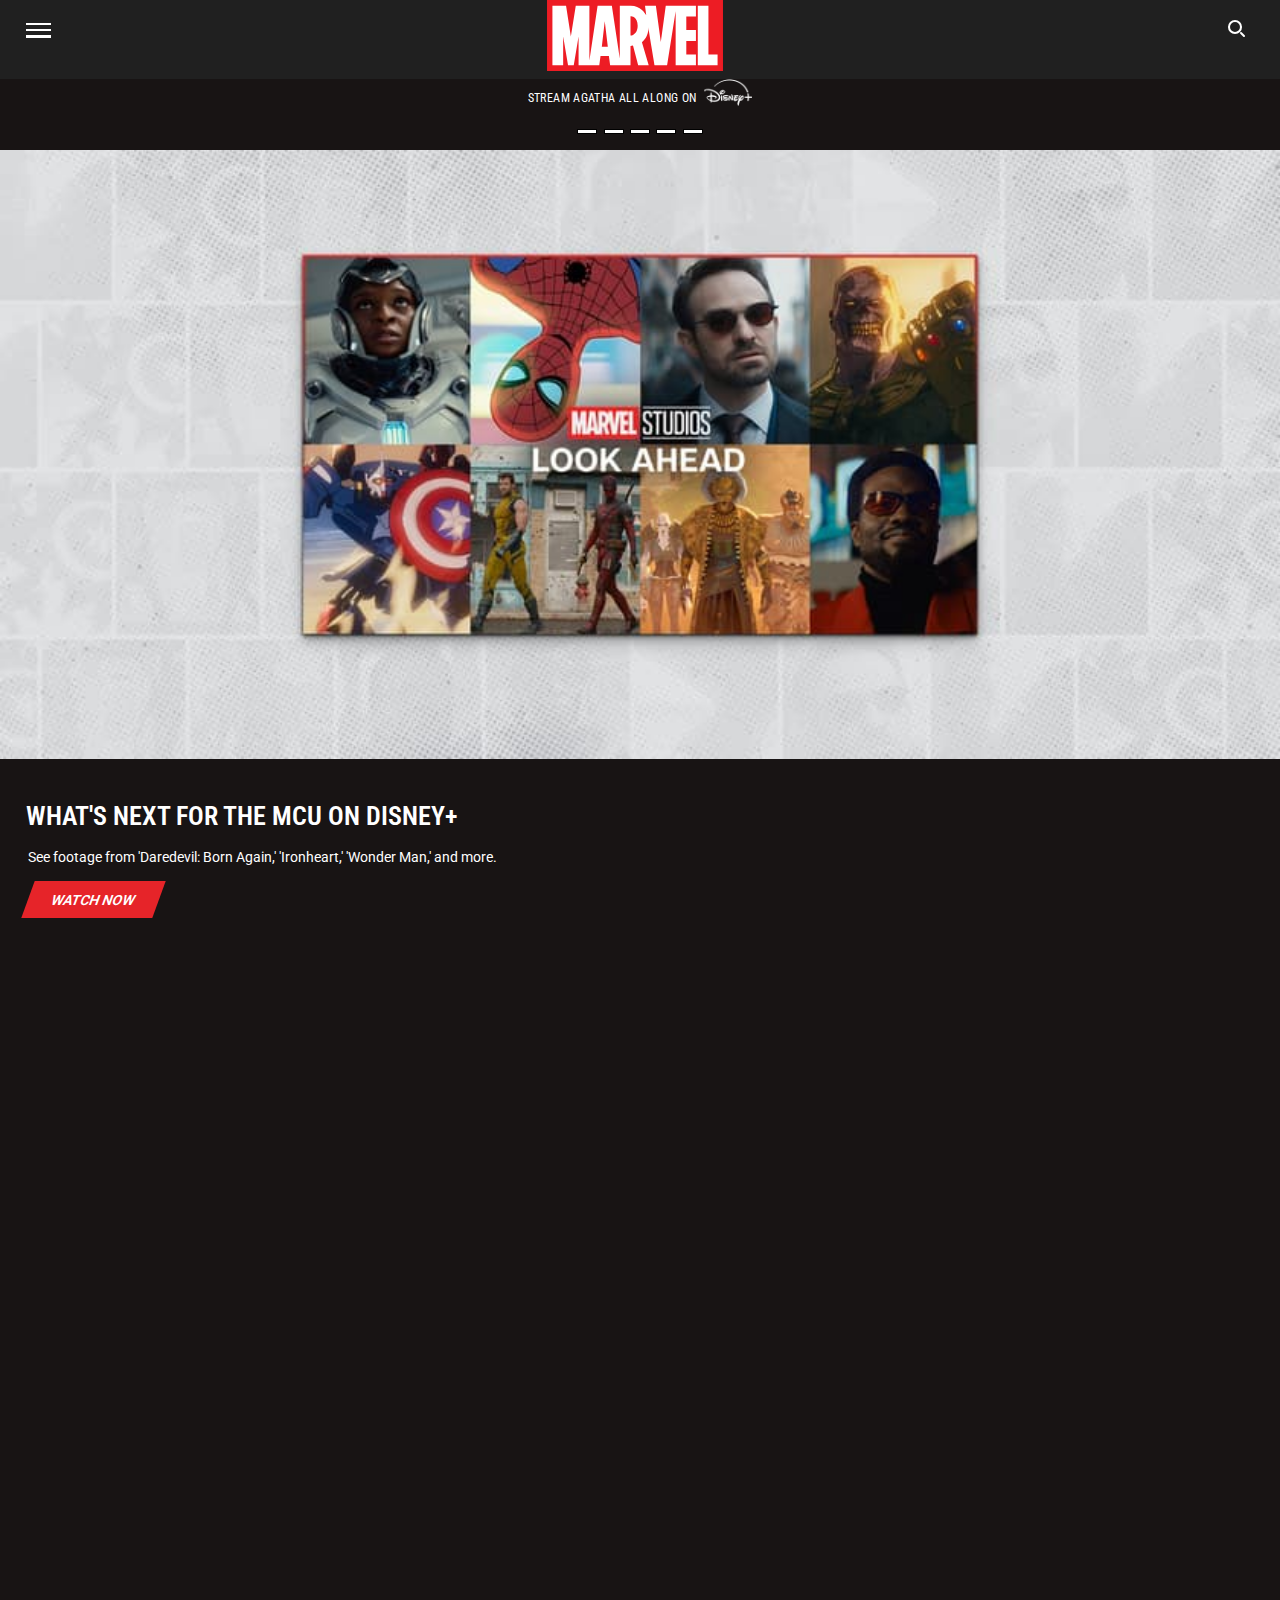
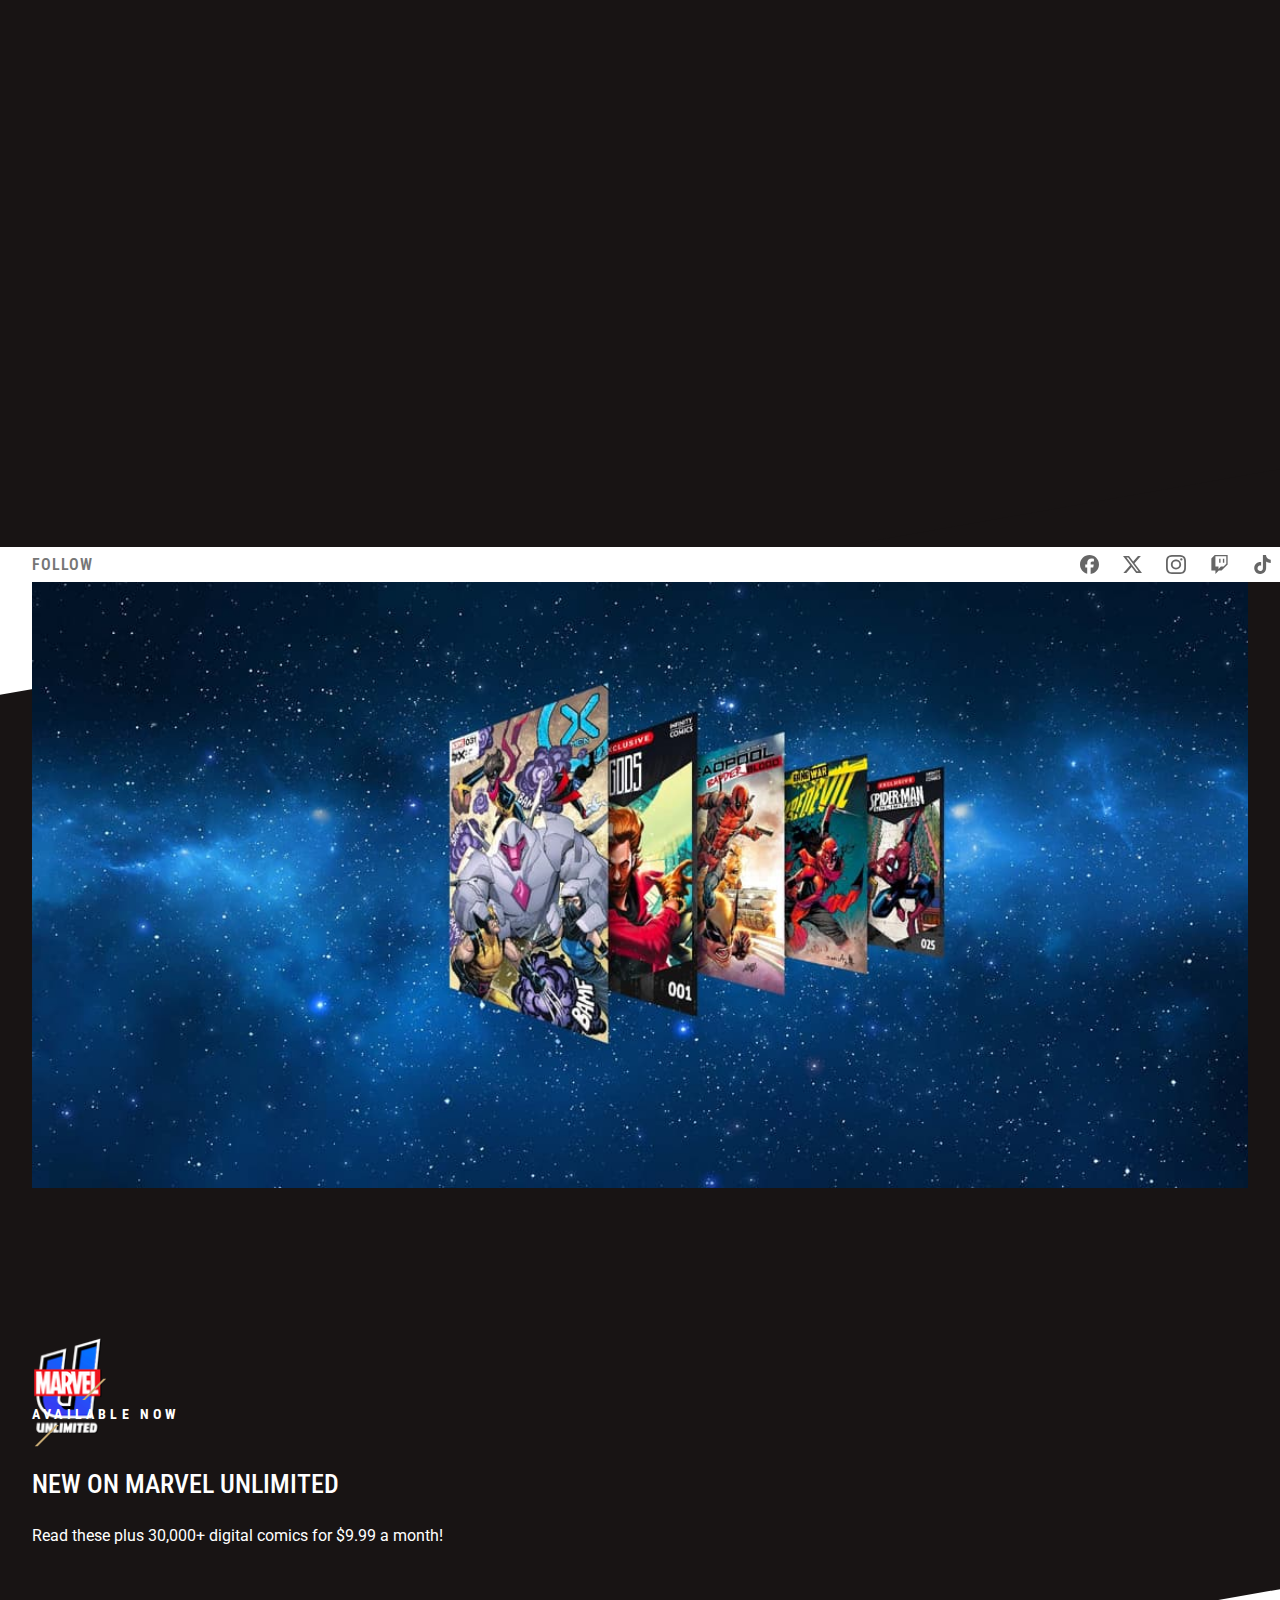
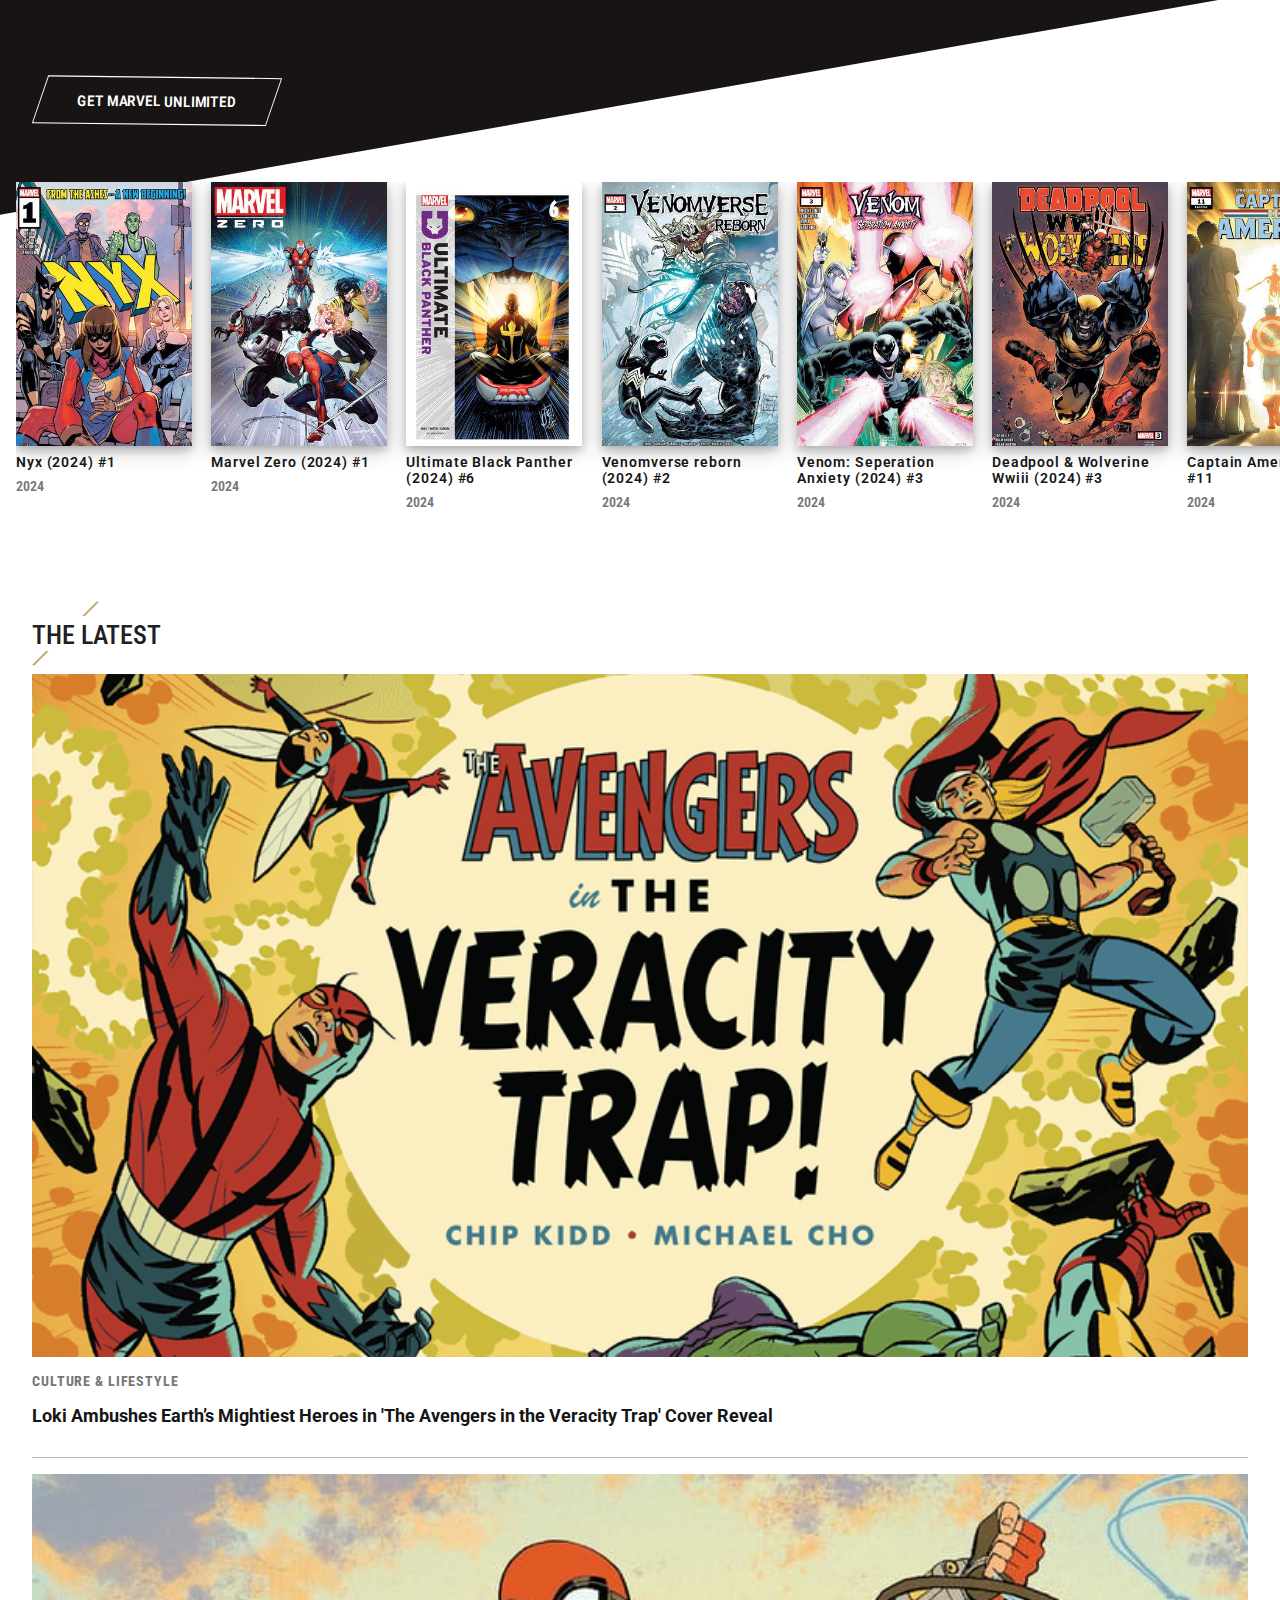
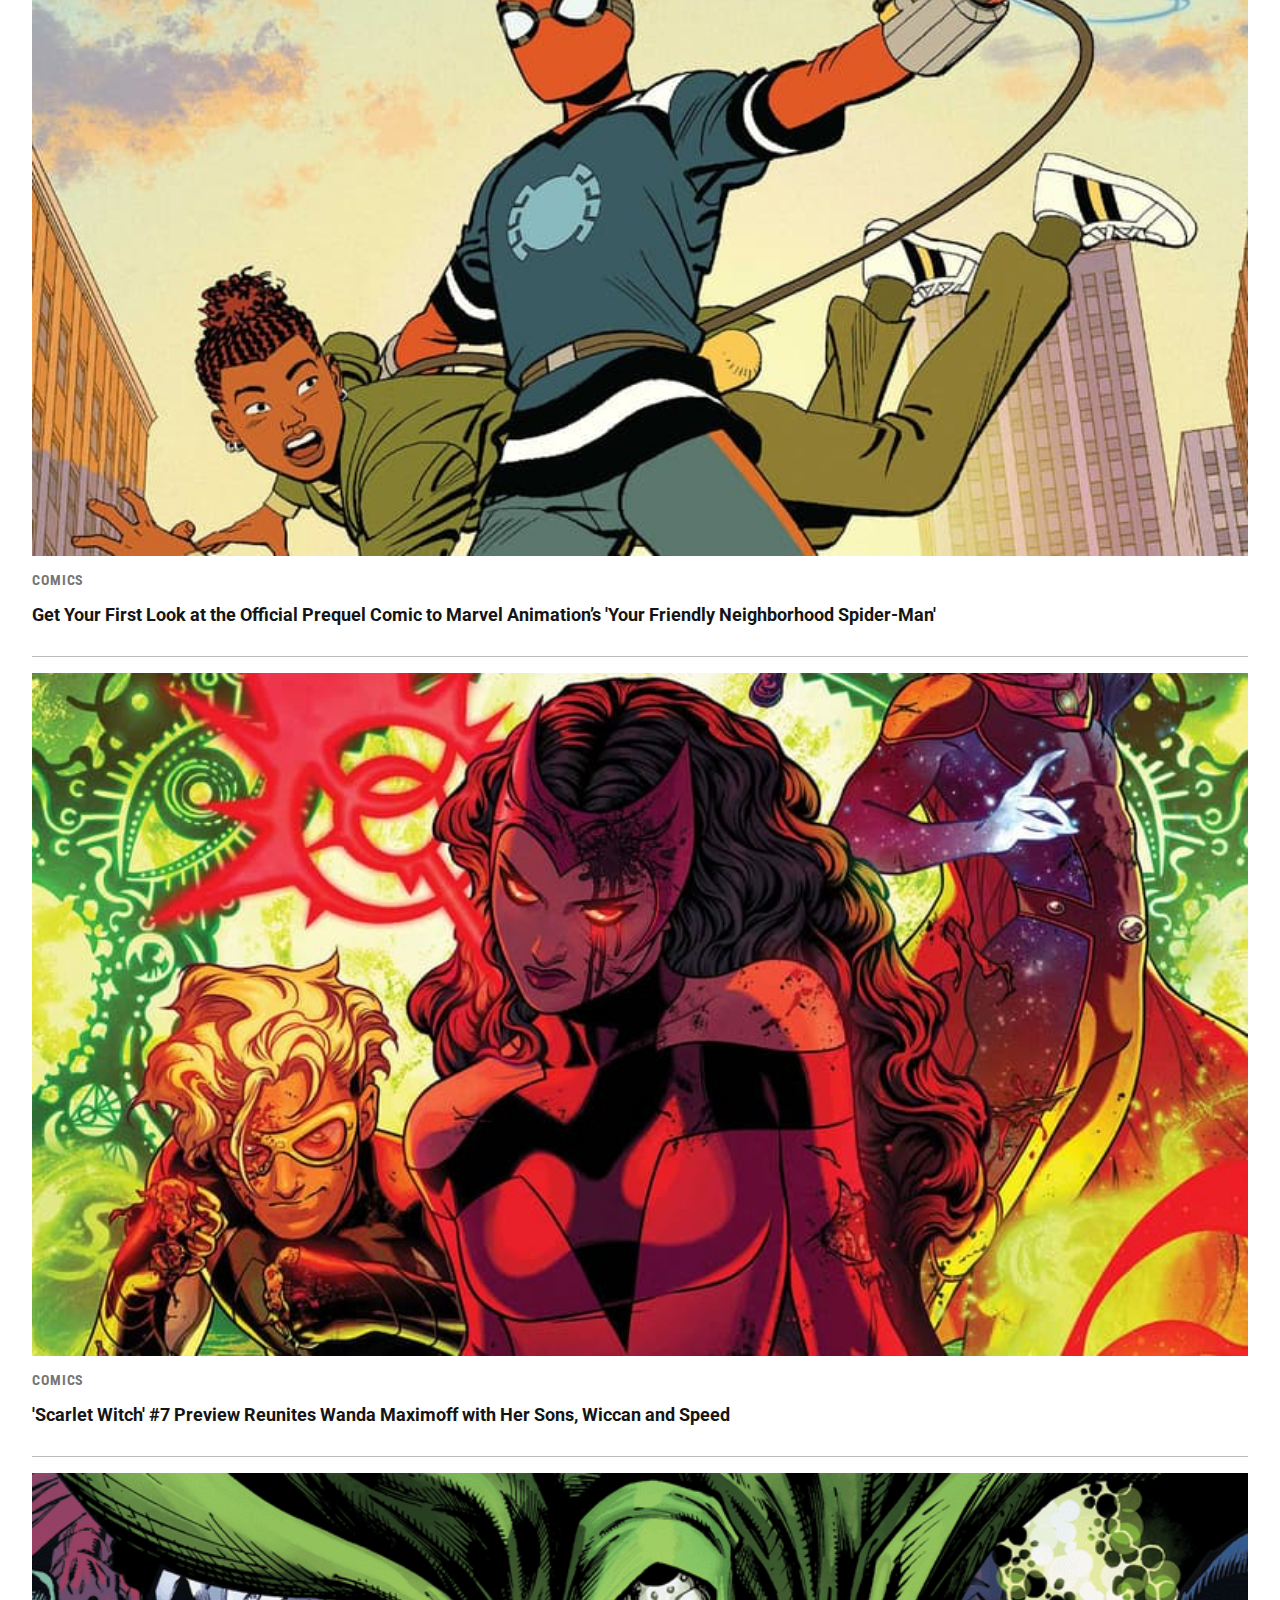
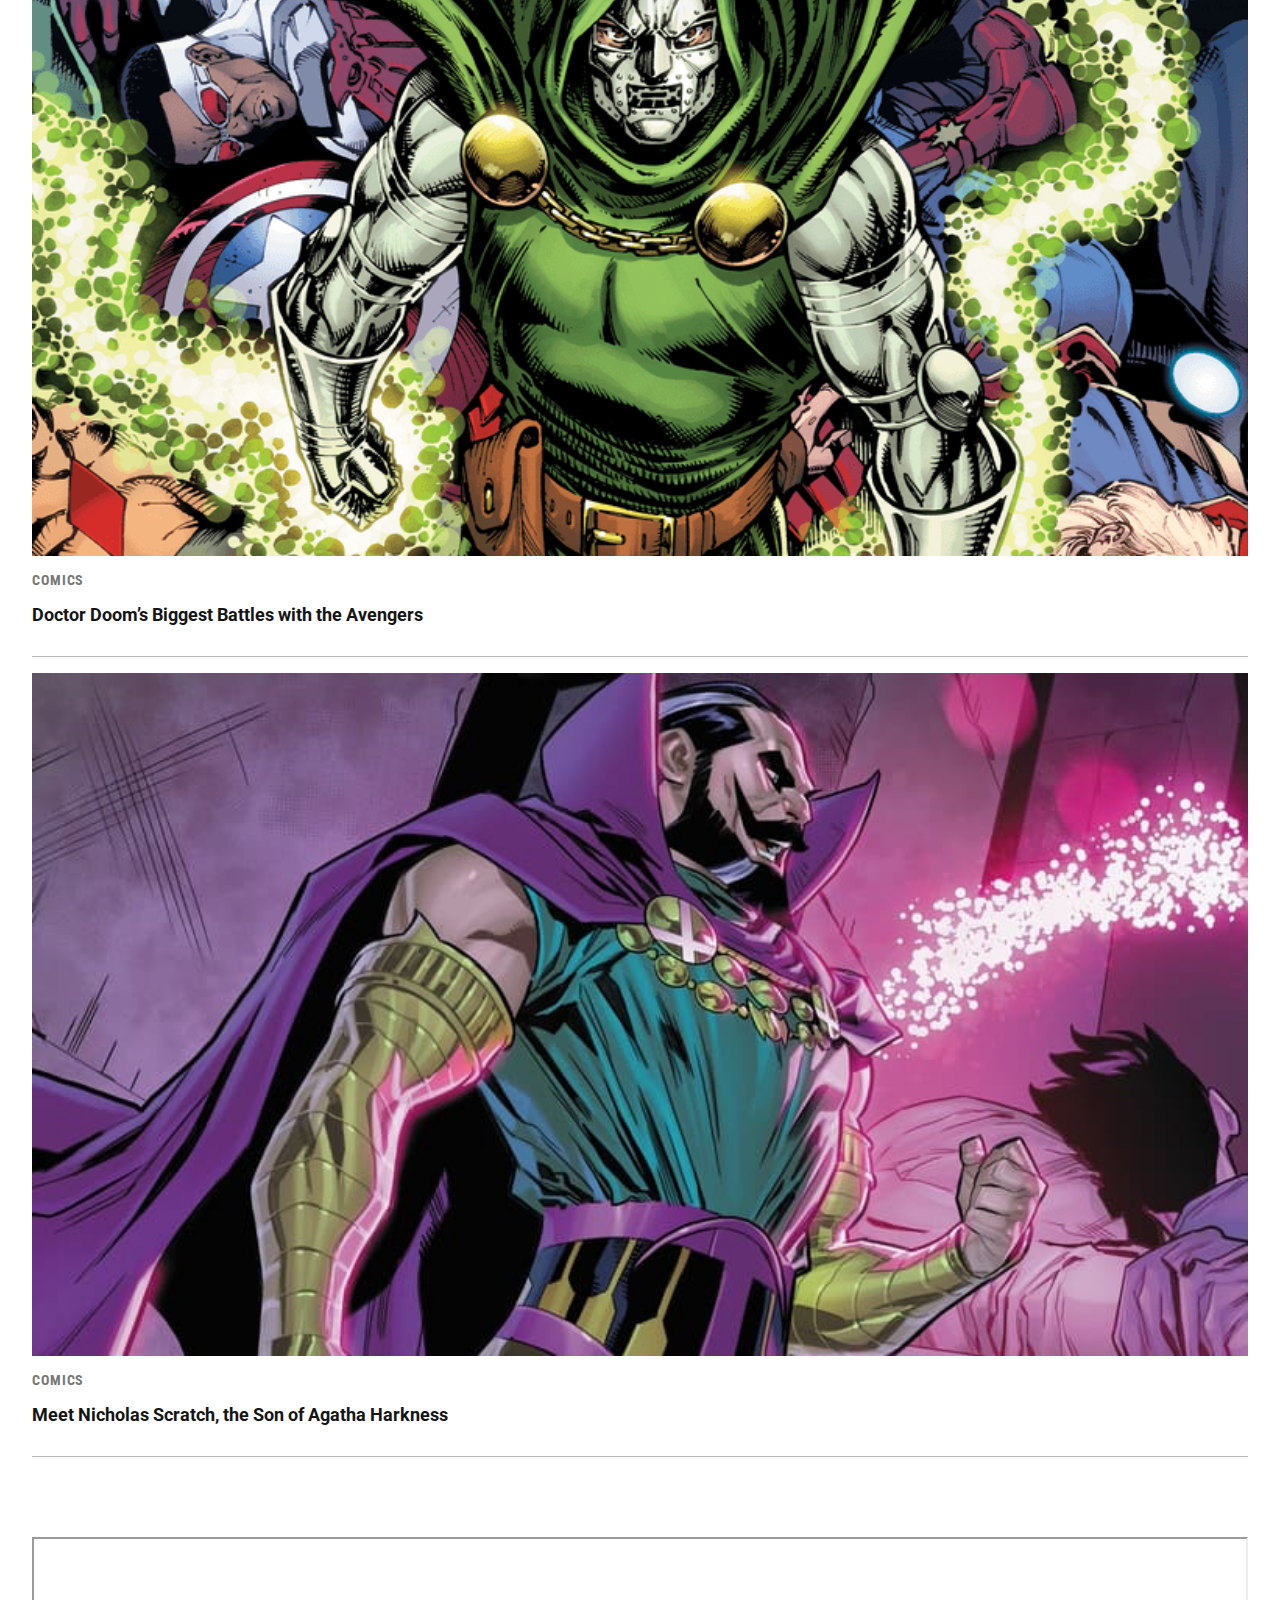
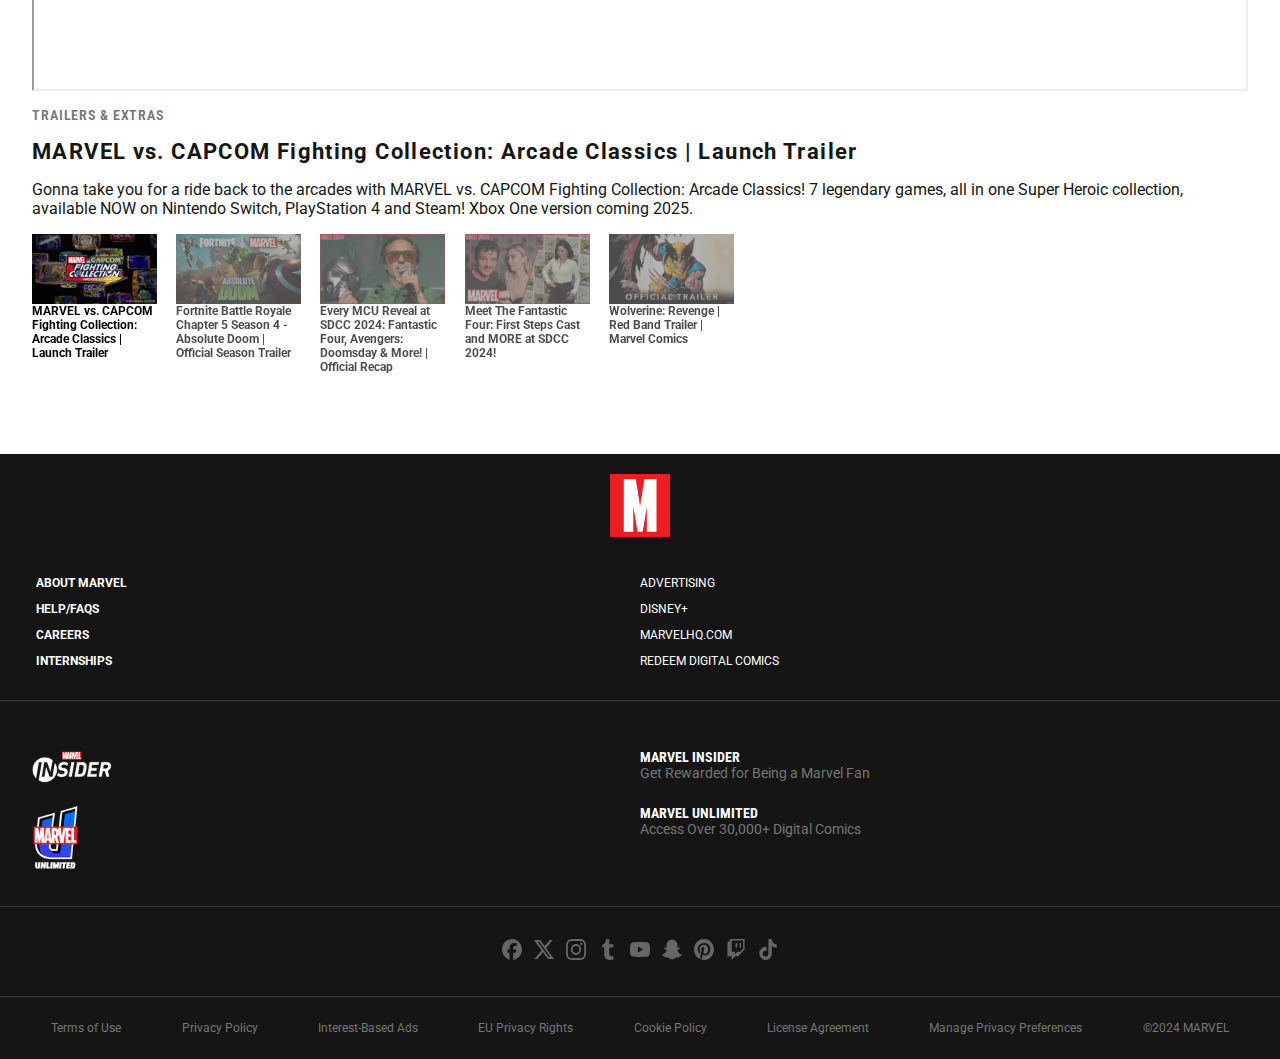
<file: index.html>
<!DOCTYPE html>
<html lang="en">

<head>
    <meta charset="UTF-8">
    <meta http-equiv="X-UA-Compatible" content="IE=edge">
    <meta name="viewport" content="width=device-width, initial-scale=1.0">
    <title>Marvel home</title>
    <link rel="icon" type="image/x-icon" href="./images/marvel_icon.png">
    <link rel="stylesheet" href="./styles/style.css">
    <link rel="stylesheet" href="./styles/home.css">
</head>

<body>
    <header>
        <nav>
            <h1>
                <a href="index.html"><img src="./images/marvel-logo.svg" aria-label="Marvel Home"></a>
            </h1>
            <div class="hamburger" onclick="toggleMenu()" aria-label="Hamburger menu">
                <div></div>
                <div></div>
                <div></div>
            </div>

            <!-- Full-Width Sidebar Menu -->
            <div class="menu" id="menu">
                <div class="close-btn" onclick="toggleMenu()">
                    <!-- Close Button SVG -->
                    <svg xmlns="http://www.w3.org/2000/svg" width="20" height="16" viewBox="0 0 24 24" aria-label="Close menu">
                        <path d="M3 3l18 18M3 21L21 3" stroke="white" stroke-width="2" fill="none" />
                    </svg>
                </div>
                <a href="#">News</a>
                <a href="#">Comics</a>
                <a href="characters.html">Characters</a>
                <a href="#">Movies</a>
                <a href="#">Tv Shows</a>
                <a href="#">Games</a>
                <a href="#">Videos</a>
                <a href="#">Lifestyle</a>
                <a href="#">Role-Playing Game</a>
                <a href="#">Books</a>
                <a href="#">Podcasts</a>
                <a href="#">Shop</a>

            </div>
            <a href="#"><img src="./images/searching.svg" aria-label="Search"></a>
        </nav>
    </header>









    <main>
        <section>
            <h2 class="visually-hidden">Marvel news</h2>
            <article>
                <p>Stream Agatha All Along on <strong class="visually-hidden">Disney+</strong></p>
                <img src="./images/Disney.png" alt="Disney+ logo">
            </article>
            <ul>
                <li id="a">
                    <h3>What's Next for the MCU on Disney+</h3>
                    <p>See footage from 'Daredevil: Born Again,' 'Ironheart,' 'Wonder Man,' and more.</p>
                    <a href="#">Watch now</a>

                    <img src="./images/look_ahead.jpg" alt="Collage of iconic Marvel images">
                </li>
                <li id="b">
                    <h3 class="visually-hidden"> Marvel Mystic Mayhem reveal</h3>
                    <p> NetEase Games and Marvel Games announce their latest collaboration: Marvel
                        Mystic Mayhem, a mobile, free-to-play, Team-Based Tactical RPG set in the heart of the Marvel
                        Universe!</p>
                    <a href="#">Watch now</a>
                    <a href="#">Read more</a>
                    <img src="./images/mayhem_mephisto.jpg"
                        alt="Cover art for Mystic Mayhem, showing Mephisto and other characters">
                    <img src="./images/mystic_mayhem.png" alt="Mystic Mayhem logo">
                </li>
                <li id="c">
                    <h3>The Official Marvel Podcast</h3>
                    <p>Episode 7 of Agatha All Along was an experience, so we chatted with Sasheer Zamata and showrunner
                        Jac Schaeffer all about it on this episode of The Official Marvel Podcast!</p>
                    <a href="#">Listen now on Youtube</a>
                    <a href="#">Subscribe</a>
                    <img src="./images/podcast.jpg" alt="logo for the official Marvel podcast">
                </li>
                <li id="d">
                    <h3>This Week's New Comics</h3>
                    <p>Witness the start of Spider-Man's next era, swing into 'Venom War' with the Fantastic Four, meet
                        the Ultimate Universe's Children of the Atom, and more in this week's comics!</p>
                    <a href="#">Read more</a>
                    <img src="./images/spidey.jpg" alt="The Amazing Spiderman, surrounded by webs">
                </li>
                <li id="e">
                    <h3>2024 Marvel Unlimited Plus Member Kit</h3>
                    <p>Celebrating 85 years of Marvel, Thanks to you, True Believers.</p>
                    <a href="#">Learn more</a>
                    <img src="./images/member_kit.jpg"
                        alt="Contents of the Marvel Unlimited member kit, including a figure, stickers and more">
                </li>
            </ul>
            <ul>
                <li>
                    <p>Follow</p>
                </li>
                <li><img src="images/facebook.svg" alt="Facebook logo"></li>
                <li><img src="images/x.svg" alt="X logo"></li>
                <li><img src="images/instagram.svg" alt="Instagram logo"></li>
                <li><img src="images/twitch.svg" alt="Twitch logo"></li>
                <li><img src="images/tiktok.svg" alt="TikTok logo"></li>
            </ul>

            <nav>
                <ul>
                    <li><a href="#a" aria-label="What's Next for the MCU on Disney+"></a></li>
                    <li><a href="#b" aria-label="MARVEL Mystic Mayhem reveal"></a></li>
                    <li><a href="#c" aria-label="The Official Marvel Podcast"></a></li>
                    <li><a href="#d" aria-label="This Week's New Comics"></a></li>
                    <li><a href="#e" aria-label="2024 Marvel Unlimited Plus Member Kit"></a></li>
                </ul>
            </nav>
        </section>



        <section>
            <section>
                <h2>New on Marvel Unlimited</h2>
                <h3>Available Now</h3>
                <p>Read these plus 30,000+ digital comics for $9.99 a month!</p>
                <div>
                    <a href="#"><span>Get Marvel Unlimited</span></a>
                </div>
                <img src="./images/insider_unlimited.png" alt="Marvel Unlimited logo">
                <img src="./images/promo.jpg" alt="Marvel Unlimited promotional photo">
            </section>
            <ul>
                <li>
                    <p>Nyx (2024) #1</p>
                    <p>2024</p>
                    <img src="./images/nyx_2024.jpg" alt="Cover of Nyx (2024) #1">
                </li>
                <li>
                    <p>Marvel Zero (2024) #1</p>
                    <p>2024</p>
                    <img src="./images/marvel_zero.jpg" alt="Cover of Marvel Zero (2024) #1">
                </li>
                <li>
                    <p>Ultimate Black Panther (2024) #6</p>
                    <p>2024</p>
                    <img src="./images/ultimate_black_panther.jpg" alt="Cover of Ultimate Black Panther (2024) #6">
                </li>
                <li>
                    <p>Venomverse reborn (2024) #2</p>
                    <p>2024</p>
                    <img src="./images/venomverse_reborn.jpg" alt="Cover of Venomverse reborn (2024) #2">
                </li>
                <li>
                    <p>Venom: Seperation Anxiety (2024) #3</p>
                    <p>2024</p>
                    <img src="./images/venom_seperation.jpg" alt="Cover of Venom: Seperation Anxiety (2024) #3">
                </li>
                <li>
                    <p>Deadpool & Wolverine Wwiii (2024) #3</p>
                    <p>2024</p>
                    <img src="./images/deadpool_wolverine.jpg" alt="Cover of Deadpool & Wolverine Wwiii (2024) #3">
                </li>
                <li>
                    <p>Captain America (2023) #11</p>
                    <p>2024</p>
                    <img src="./images/captain_america.jpg" alt="Cover of Captain America (2023) #11">
                </li>
                <li>
                    <p>Annihilation 2099 (2024) #4</p>
                    <p>2024</p>
                    <img src="./images/anihiliation.jpg" alt="Cover of Annihilation 2099 (2024) #4">
                </li>
                <li>
                    <p>Wolverine #88 Facsimile Edition (2024) #88</p>
                    <p>2024</p>
                    <img src="./images/wolverine.jpg" alt="Cover of Wolverine #88 Facsimile Edition (2024) #88">
                </li>
                <li>
                    <p>Star Wars: Darth Vader (2020) #48</p>
                    <p>2024</p>
                    <img src="./images/star_wars.jpg" alt="Cover of Star Wars: Darth Vader (2020) #48">
                </li>

            </ul>
        </section>



        <section>
            <h2>The latest</h2>
            <ul>
                <li>
                    <h3>Loki Ambushes Earth’s Mightiest Heroes in 'The Avengers in the Veracity Trap' Cover Reveal</h3>
                    <p>Culture & Lifestyle</p>
                    <img src="./images/veracity_trap.png" alt="Revealed cover of The Avengers in the Veracity Trap">
                </li>
                <li>
                    <h3>Get Your First Look at the Official Prequel Comic to Marvel Animation’s 'Your Friendly
                        Neighborhood Spider-Man'</h3>
                    <p>Comics</p>
                    <img src="./images/yfnh_spiderman.jpg" alt="Cover of Your Friendly
                    Neighborhood Spider-Man">
                </li>
                <li>
                    <h3>'Scarlet Witch' #7 Preview Reunites Wanda Maximoff with Her Sons, Wiccan and Speed</h3>
                    <p>Comics</p>
                    <img src="./images/scarlet_witch.jpg" alt="Cover of Scarlet Witch #7">
                </li>
                <li>
                    <h3>Doctor Doom’s Biggest Battles with the Avengers</h3>
                    <p>Comics</p>
                    <img src="./images/doctor_doom.png" alt="Image of Doctor Doom after beating The Avengers">
                </li>
                <li>
                    <h3>Meet Nicholas Scratch, the Son of Agatha Harkness</h3>
                    <p>Comics</p>
                    <img src="./images/nicholas_scratch.jpg" alt="Image of Nicholas Scratch">
                </li>
            </ul>
        </section>



        <section>
            <h2 class="visually-hidden">Trailers and Extras</h2>

            <div class="content content1">
                <h3>MARVEL vs. CAPCOM Fighting Collection: Arcade Classics | Launch Trailer</h3>
                <p>Gonna take you for a ride back to the arcades with MARVEL vs. CAPCOM Fighting Collection: Arcade
                    Classics! 7 legendary games, all in one Super Heroic collection, available NOW on Nintendo Switch,
                    PlayStation 4 and Steam! Xbox One version coming 2025.
                </p>
                <p>Trailers & Extras</p>
                <iframe src="https://www.youtube.com/embed/EzY0qqFXAcM" aria-label="Trailer for MARVEL vs. CAPCOM Fighting Collection "></iframe>
            </div>

            <div class="content content2">
                <h3>Fortnite Battle Royale Chapter 5 Season 4 - Absolute Doom | Official Season Trailer</h3>
                <p>Suit up for Fortnite Battle Royale Chapter 5 Season 4: Absolute Doom and become a Marvel legend.
                    Become the heroes first on the scene to defend against Marvel’s Doctor Doom and his forces or take
                    up the mantle of villainy and join the reign of Doom.</p>
                <p>Trailers & Extras</p>
                <iframe src="https://www.youtube.com/embed/tbTbvbZltW8" aria-label="Trailer for the Fornite: Absolute Doom season"></iframe>
            </div>

            <div class="content content3">
                <h3>Every MCU Reveal at SDCC 2024: Fantastic Four, Avengers: Doomsday & More! | Official Recap</h3>
                <p>An unbelievable night of reveals unfolded at SDCC 2024 and we're here to hit you with a recap of
                    every exciting announcement!</p>
                <p>Marvel Live</p>
                <iframe src="https://www.youtube.com/embed/nf1Xv-qTsuw" aria-label="Video for the SDCC 2024 recap"></iframe>
            </div>

            <div class="content content4">
                <h3>Meet The Fantastic Four: First Steps Cast and MORE at SDCC 2024!</h3>
                <p>While walking out of San Diego Comic-Con Hall H we caught up with the stars of the upcoming MCU
                    films: Captain America: Brave New World, Fantastic Four: First Steps, Thunderbolts*, Avengers:
                    Doomsday and Avengers: Secret Wars.
                </p>
                <p>Marvel Live</p>
                <iframe src="https://www.youtube.com/embed/kHJPo79afXE" aria-label="Video of Comic-con Hall H"></iframe>
            </div>

            <div class="content content5">
                <h3>Wolverine: Revenge | Red Band Trailer | Marvel Comics</h3>
                <p>VIEWER DISCRETION IS ADVISED. He’s beaten, he's bloodied, and now he's out for REVENGE! Artist Greg
                    Capullo returns to #MarvelComics storytelling as he and Jonathan Hickman pit Logan against a cadre
                    of foes. 'Wolverine: Revenge' on shelves now.
                </p>
                <p>Trailers & Extras</p>
                <iframe src="https://www.youtube.com/embed/FnClXsQqp2U" aria-label="Trailer for Wolverine: Revenge"></iframe>
            </div>

            <ul>
                <li>
                    <input type="radio" name="carousel" id="option1" checked>
                    <label for="option1">
                        <p>MARVEL vs. CAPCOM Fighting Collection: Arcade Classics | Launch Trailer</p>
                        <img src="./images/marvel_vs_capcpm.jpg" alt="Marvel vs Capcom trailer thumbnail">
                    </label>
                </li>
                <li>
                    <input type="radio" name="carousel" id="option2">
                    <label for="option2">
                        <p>Fortnite Battle Royale Chapter 5 Season 4 - Absolute Doom | Official Season Trailer</p>
                        <img src="./images/fortnite.jpg" alt="Fornite: Absolute Doom season trailer thumbnail">
                    </label>
                </li>
                <li>
                    <input type="radio" name="carousel" id="option3">
                    <label for="option3">
                        <p>Every MCU Reveal at SDCC 2024: Fantastic Four, Avengers: Doomsday & More! | Official Recap
                        </p>
                        <img src="./images/sdcc_2024.jpg" alt="RDJ removing the Dr. Doom mask">
                    </label>
                </li>
                <li>
                    <input type="radio" name="carousel" id="option4">
                    <label for="option4">
                        <p>Meet The Fantastic Four: First Steps Cast and MORE at SDCC 2024!</p>
                        <img src="./images/pedro.jpg" alt="Interview with Pedro Pascal And Elizabeth Olsen">
                    </label>
                </li>
                <li>
                    <input type="radio" name="carousel" id="option5">
                    <label for="option5">
                        <p>Wolverine: Revenge | Red Band Trailer | Marvel Comics</p>
                        <img src="./images/wolverine_trailer.jpg" alt="Wolverine: Revenge cover artwork">
                    </label>
                </li>
            </ul>
        </section>
    </main>







    <footer>
        <h2 class="visually-hidden">Footer</h2>
        <ul>
            <li><a href="index.html"><img src="./images/marvel_icon.png" alt="Marvel logo"></a></li>
            <li>About Marvel</li>
            <li>Advertising</li>
            <li>Help/FAQs</li>
            <li>Disney+</li>
            <li>Careers</li>
            <li>Marvelhq.com</li>
            <li>Internships</li>
            <li>Redeem Digital Comics</li>
        </ul>

        <ul>
            <li><img src="./images/insider_white.png" alt="Marvel Insider Logo"></li>
            <li>
                <h3>Marvel Insider</h3>
                <p>Get Rewarded for Being a Marvel Fan</p>
            </li>
            <li><img src="./images/insider_unlimited.png" aria-label="Marvel Unlimited logo"></li>
            <li>
                <h3>Marvel Unlimited</h3>
                <p>Access Over 30,000+ Digital Comics</p>
            </li>
        </ul>


        <ul>
            <li><img src="./images/facebook.svg" alt="Facebook Logo"></li>
            <li><img src="./images/x.svg" alt="X Logo"></li>
            <li><img src="./images/instagram.svg" alt="Instagram Logo"></li>
            <li><img src="./images/tumblr.svg" alt="Tumblr Logo"></li>
            <li><img src="./images/youtube.svg" alt="YouTube Logo"></li>
            <li><img src="./images/snapchat.svg" alt="Snapchat Logo"></li>
            <li><img src="./images/pinterest.svg" alt="Pinterest Logo"></li>
            <li><img src="./images/twitch.svg" alt="Twitch Logo"></li>
            <li><img src="./images/tiktok.svg" alt="TikTok Logo"></li>
        </ul>

        <ul>
            <li>Terms of Use</li>
            <li>Privacy Policy</li>
            <li>Interest-Based Ads</li>
            <li>EU Privacy Rights</li>
            <li>Cookie Policy</li>
            <li>License Agreement</li>
            <li>Manage Privacy Preferences</li>
            <li>©2024 MARVEL</li>
        </ul>


    </footer>
    <script src="./scripts/script.js"></script>
</body>

</html>
</file>
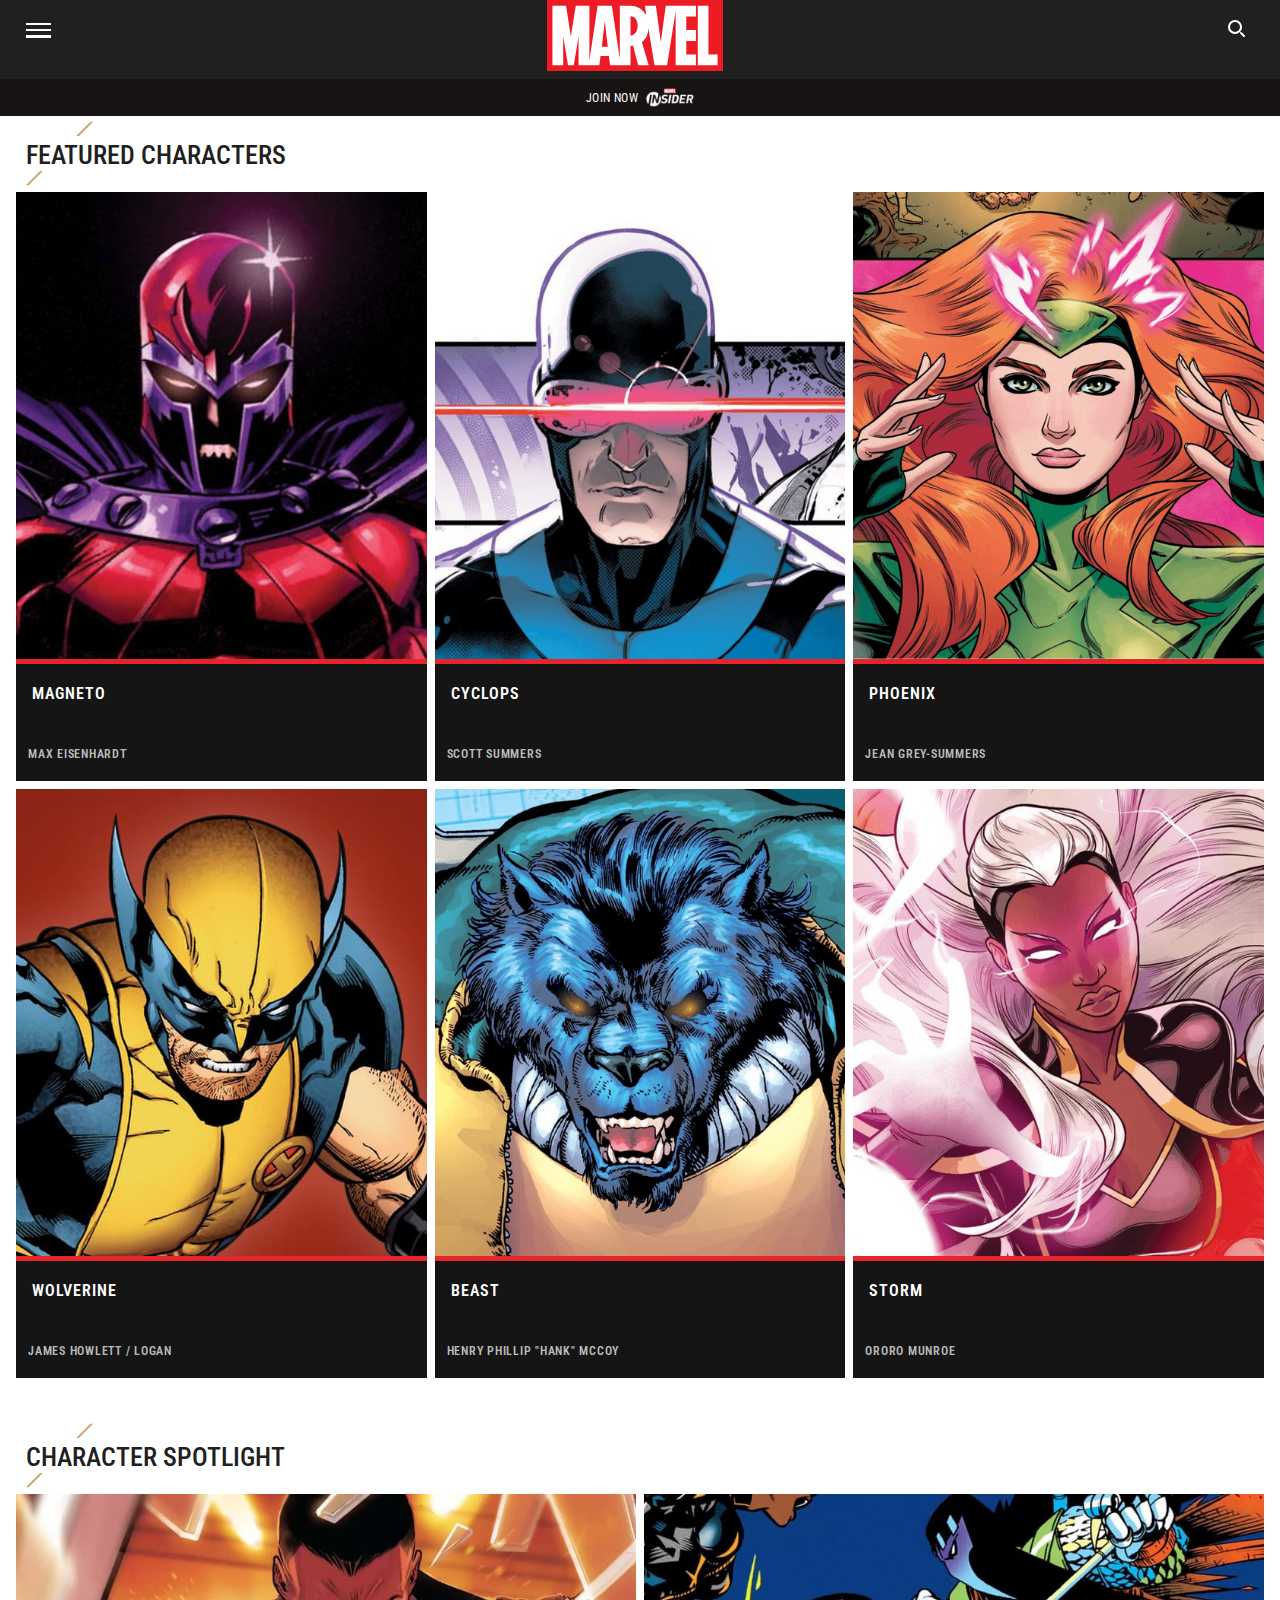
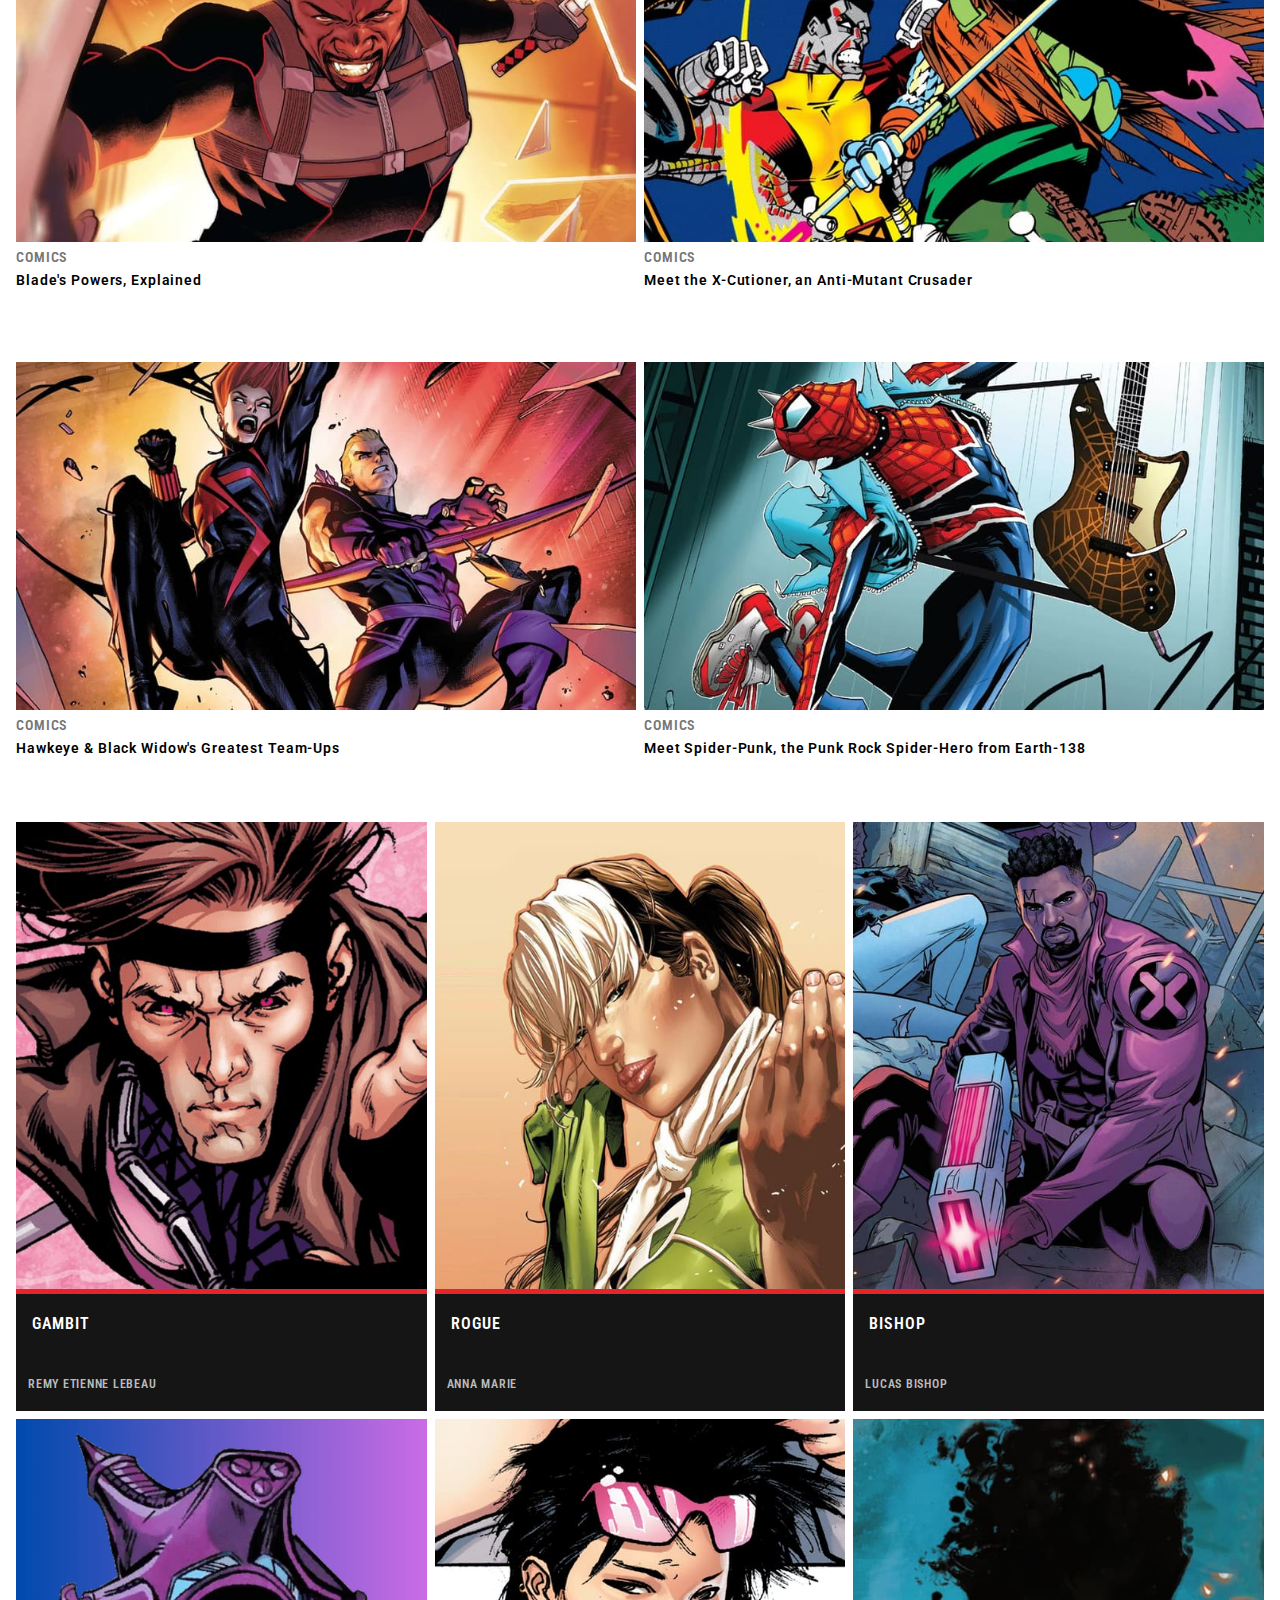
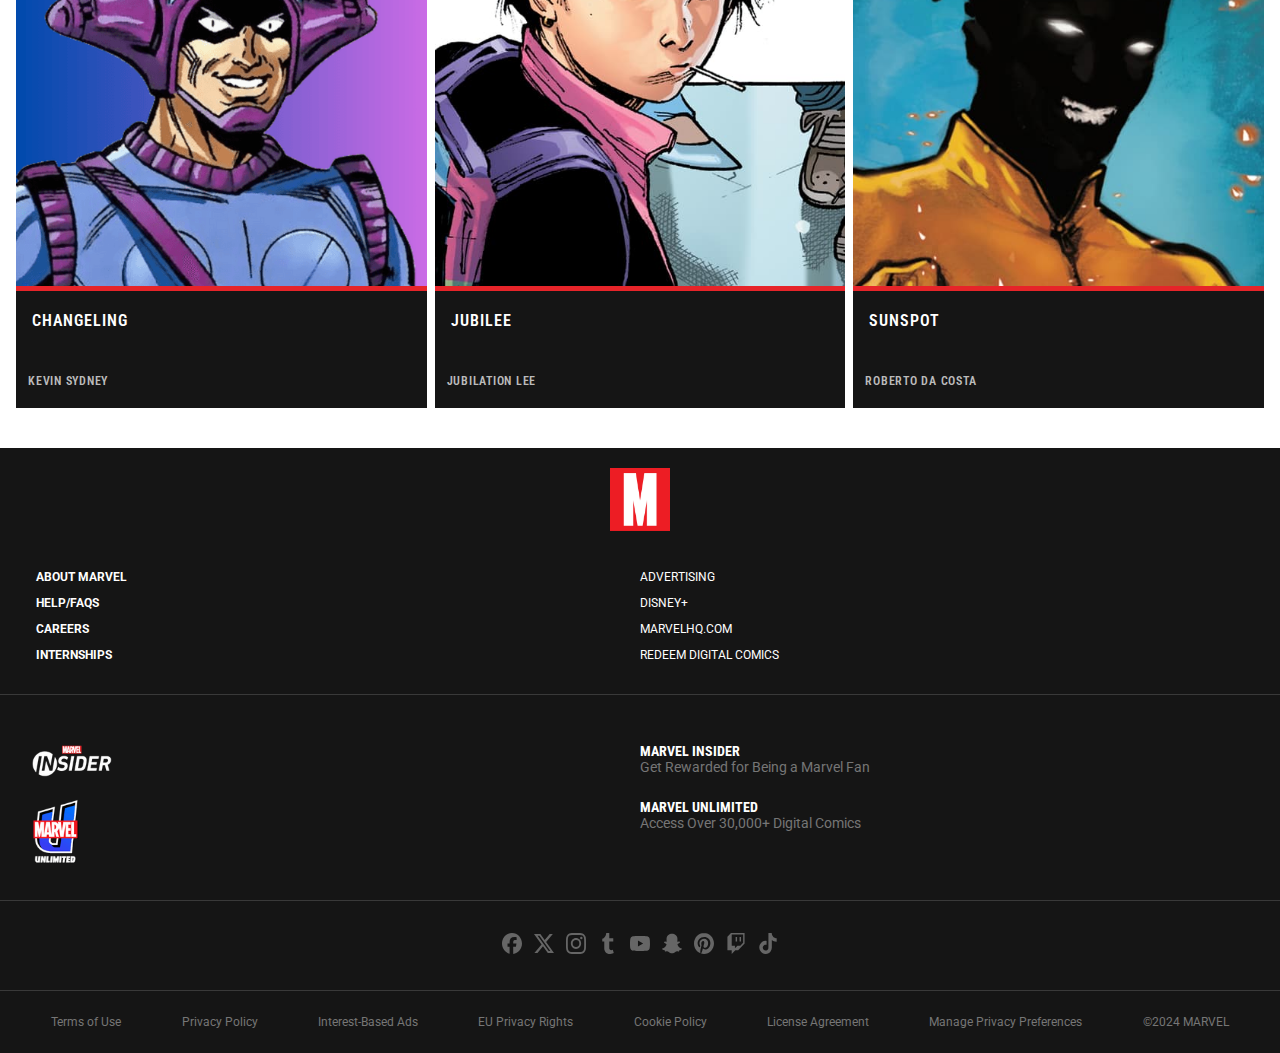
<file: characters.html>
<!DOCTYPE html>
<html lang="en">

<head>
    <meta charset="UTF-8">
    <meta http-equiv="X-UA-Compatible" content="IE=edge">
    <meta name="viewport" content="width=device-width, initial-scale=1.0">
    <title>Marvel</title>
    <link rel="icon" type="image/x-icon" href="./images/marvel_icon.png">
    <link rel="stylesheet" href="./styles/style.css">
    <link rel="stylesheet" href="./styles/characters.css">
</head>

<body>
    <header>
        <nav>
            <h1>
                <a href="index.html"><img src="./images/marvel-logo.svg" aria-label="Characters"></a>
            </h1>
            <div class="hamburger" onclick="toggleMenu()" aria-label="Hamburger menu">
                <div></div>
                <div></div>
                <div></div>
            </div>

            <!-- Full-Width Sidebar Menu -->
            <div class="menu" id="menu">
                <div class="close-btn" onclick="toggleMenu()">
                    <!-- Close Button SVG -->
                    <svg xmlns="http://www.w3.org/2000/svg" width="20" height="16" viewBox="0 0 24 24"
                        aria-label="Close menu">
                        <path d="M3 3l18 18M3 21L21 3" stroke="white" stroke-width="2" fill="none" />
                    </svg>
                </div>
                <a href="#">News</a>
                <a href="#">Comics</a>
                <a href="characters.html">Characters</a>
                <a href="#">Movies</a>
                <a href="#">Tv Shows</a>
                <a href="#">Games</a>
                <a href="#">Videos</a>
                <a href="#">Lifestyle</a>
                <a href="#">Role-Playing Game</a>
                <a href="#">Books</a>
                <a href="#">Podcasts</a>
                <a href="#">Shop</a>

            </div>
            <a href="#"><img src="./images/searching.svg" aria-label="Search"></a>
        </nav>


    </header>



























    <main>
        <section>
            <h2>Featured Characters</h2>
            <article>
                <p>Join Now <strong class="visually-hidden">Marvel Insider</strong></p>
                <img src="./images/insider_white.png" alt="Marvel Insider logo">
            </article>
            <ul>
                <li>
                    <h3>Magneto</h3>
                    <p>Max Eisenhardt</p>
                    <div><img src="./images/magneto.png" alt="Image of Magneto"></div>
                </li>
                <li>
                    <h3>Cyclops</h3>
                    <p>Scott Summers</p>
                    <div><img src="./images/cyclops.png" alt="Image of Cyclops"></div>
                </li>
                <li>
                    <h3>Phoenix</h3>
                    <p>Jean Grey-Summers</p>
                    <div><img src="./images/phoenix.png" alt="Image of Phoenix"></div>
                </li>
                <li>
                    <h3>Wolverine</h3>
                    <p>James Howlett / Logan</p>
                    <div><img src="./images/wolverin.jpg" alt="Image of Wolverine"></div>
                </li>
                <li>
                    <h3>Beast</h3>
                    <p>Henry Phillip "Hank" McCoy</p>
                    <div><img src="./images/beast.png" alt="Image of Beast"></div>
                </li>
                <li>
                    <h3>Storm</h3>
                    <p>Ororo Munroe</p>
                    <div><img src="./images/storm.png" alt="Image of Storm"></div>
                </li>
                


            </ul>
        </section>






        <section>
            <h2>Character Spotlight</h2>
            <ul>
                <li>
                    <h3>Blade's Powers, Explained</h3>
                    <p>Comics</p>
                    <img src="./images/blade.jpg" alt="Cover art of Blade">
                </li>
                <li>
                    <h3>Meet the X-Cutioner, an Anti-Mutant Crusader</h3>
                    <p>Comics</p>
                    <img src="./images/x-cutioner.jpg" alt="Cover art of X-Cutioner">
                </li>
                <li>
                    <h3>Hawkeye & Black Widow's Greatest Team-Ups</h3>
                    <p>Comics</p>
                    <img src="./images/hawkeye_widow.jpg" alt="Cover art of Hawkeye and Black Widow">
                </li>
                <li>
                    <h3>Meet Spider-Punk, the Punk Rock Spider-Hero from Earth-138</h3>
                    <p>Comics</p>
                    <img src="./images/spiderpunk.jpg" alt="Cover art of Spider-Punk">
                </li>
            </ul>
            <ul>
                <li>
                    <h3>Gambit</h3>
                    <p>Remy Etienne LeBeau</p>
                    <div><img src="./images/whooooImBouttaMakeANameForMyself.png" alt="Image of Gambit"></div>
                </li>
                <li>
                    <h3>Rogue</h3>
                    <p>Anna Marie</p>
                    <div><img src="./images/rogue.jpg" alt="Image of Rogue"></div>
                </li>
                <li>
                    <h3>Bishop</h3>
                    <p>Lucas Bishop</p>
                    <div><img src="./images/bishop.jpg" alt="Image of Bishop"></div>
                </li>
                <li>
                    <h3>Changeling</h3>
                    <p>Kevin Sydney</p>
                    <div><img src="./images/changeling.png" alt="Image of Changeling"></div>
                </li>
                <li>
                    <h3>Jubilee</h3>
                    <p>Jubilation Lee</p>
                    <div><img src="./images/jubilee.jpg" alt="Image of Jubilee"></div>
                </li>
                <li>
                    <h3>Sunspot</h3>
                    <p>Roberto da Costa</p>
                    <div><img src="./images/sunspot.jpg" alt="Image of Sunspot"></div>
                </li>
                


            </ul>
        </section>




    </main>






























    <footer>
        <h2 class="visually-hidden">Footer</h2>
        <ul>
            <li><a href="index.html"><img src="./images/marvel_icon.png" alt="Marvel logo"></a></li>
            <li>About Marvel</li>
            <li>Advertising</li>
            <li>Help/FAQs</li>
            <li>Disney+</li>
            <li>Careers</li>
            <li>Marvelhq.com</li>
            <li>Internships</li>
            <li>Redeem Digital Comics</li>
        </ul>

        <ul>
            <li><img src="./images/insider_white.png" alt="Marvel Insider Logo"></li>
            <li>
                <h3>Marvel Insider</h3>
                <p>Get Rewarded for Being a Marvel Fan</p>
            </li>
            <li><img src="./images/insider_unlimited.png" aria-label="Marvel Unlimited logo"></li>
            <li>
                <h3>Marvel Unlimited</h3>
                <p>Access Over 30,000+ Digital Comics</p>
            </li>
        </ul>


        <ul>
            <li><img src="./images/facebook.svg" alt="Facebook Logo"></li>
            <li><img src="./images/x.svg" alt="X Logo"></li>
            <li><img src="./images/instagram.svg" alt="Instagram Logo"></li>
            <li><img src="./images/tumblr.svg" alt="Tumblr Logo"></li>
            <li><img src="./images/youtube.svg" alt="YouTube Logo"></li>
            <li><img src="./images/snapchat.svg" alt="Snapchat Logo"></li>
            <li><img src="./images/pinterest.svg" alt="Pinterest Logo"></li>
            <li><img src="./images/twitch.svg" alt="Twitch Logo"></li>
            <li><img src="./images/tiktok.svg" alt="TikTok Logo"></li>
        </ul>

        <ul>
            <li>Terms of Use</li>
            <li>Privacy Policy</li>
            <li>Interest-Based Ads</li>
            <li>EU Privacy Rights</li>
            <li>Cookie Policy</li>
            <li>License Agreement</li>
            <li>Manage Privacy Preferences</li>
            <li>©2024 MARVEL</li>
        </ul>


    </footer>
    <script src="./scripts/script.js"></script>
</body>

</html>
</file>
<file: styles/style.css>
/**************/
/* CSS REMEDY */
/**************/
@import url('https://fonts.googleapis.com/css2?family=Roboto:ital,wght@0,100;0,300;0,400;0,500;0,700;0,900;1,100;1,300;1,400;1,500;1,700;1,900&display=swap');
@import url('https://fonts.googleapis.com/css2?family=Roboto+Condensed:ital,wght@0,100..900;1,100..900&display=swap');

*,
*::after,
*::before {
	box-sizing: border-box;
}




/*********************/
/* CUSTOM PROPERTIES */
/*********************/
:root {
	--font-roboto: 'Roboto', sans-serif;
	--font-roboto-condensed: 'Roboto Condensed', sans-serif;

	--sub-sub-text: 0.75em;/* 12px */
	--sub-text: 0.875em;/* 14px */
	--p-text: 1em;/* 16px */
	--h3-text: 1.125em;/* 18px */
	--h3-video-text: 1.375em;/* 22px */
	--h2-text: 1.625em;/* 26px */

	--text-color: white;
	--color-white: white;
	--color-black: black;
	--color-grey-light: #767676;
	--color-grey-dark: #151515;
	--color-grey-darker: #202020;
	--section-background: #181414;
	--marvel-red: #e62429;
	--scroll-bar: whitesmoke;
	--border-bottom: #bbbbbb;
	--name-text: #bbbbbb;

	--text-weight: 600;
	--h2-text-weight: 500;
	--bold-text-weight: bold;

	--sub-text-spacing: 0.0625em;/* 1px */
	--body-letter-spacing: 0.03125em;/* 0.5px */

	--header-background: #202020;
	--hamburger: white;
	--menu-background: #151515;
	--footer-background: #151515;
	--footer-seperator: 1px solid #393939;


}





/*********************/
/* 		Algemeen	 */
/*********************/

.visually-hidden {
	clip: rect(0 0 0 0);
	clip-path: inset(50%);
	height: 1px;
	overflow: hidden;
	position: absolute;
	white-space: nowrap;
	width: 1px;
}

* {
	margin: 0;
	padding: 0;
	box-sizing: border-box;
}

body {
	font-family: var(--font-roboto);
	background-color: var(--color-white);
	overflow-x: hidden;
	color: var(--color-black);
}



h2 {
	text-transform: uppercase;
	line-height: 1;
	position: relative;
	margin-bottom: 1em;
	font-family: var(--font-roboto-condensed);
	color: var(--color-grey-darker);
	font-size: var(--h2-text);
	font-weight: var(--h2-text-weight);
}

h2::before {
	left: 53px;
	top: -8px;
	transform-origin: left bottom;
}

h2::after {
	left: -6px;
	top: calc(100% + 3px);
	transform-origin: right top;
}

h2::before,
h2::after {
	background-color: #c6a972;
	content: "";
	display: block;
	height: 2px;
	position: absolute;
	transform: rotate(-45deg) skewX(45deg);
	width: 20px;
}

section {
	margin-bottom: 4em;
}

img:hover {
	cursor: pointer;
}







/*********************/
/* 		Header		*/
/*********************/

header {
	position: sticky;
	z-index: 1000;
	background-color: var(--header-background);
	width: 100%;
	top: 0;
}



header>nav {
	position: sticky;
	top: 0;
	display: flex;
	flex-direction: row;
	justify-content: space-between;
	flex-grow: 1;
}


header>nav h1 img {
	width: 5.5em;
	height: auto;
	position: relative;
	left: -0.5em;
}

header>nav>a img {
	width: 1.5em;
	height: auto;
	position: relative;
	right: 2em;
	top: 1em;
}

/* Hamburger Icon Styles */
.hamburger {
	display: flex;
	flex-direction: column;
	justify-content: space-between;
	width: 1.5625em;
	height: 0.9375em;
	cursor: pointer;
	margin: 0.625em;
	order: -1;
	position: relative;
	left: 1em;
	top: 0.8em;
}

.hamburger div {
	height: 0.25em;
	background-color: var(--hamburger);
	transition: 0.3s;
}

.hamburger div:not(:last-child) {
	margin-bottom: 0.25em;
}

/* Full-Width Sidebar Menu Styles */
.menu {
	position: fixed;
	top: 0;
	left: -100%;
	height: 100%;
	width: 100%;
	/* Full-width */
	background-color: var(--menu-background);
	color: var(--text-color);
	display: flex;
	flex-direction: column;
	padding: 1.25em;
	transition: left 0.3s ease;
	z-index: 999;
	text-transform: uppercase;

}

.menu.active {
	left: 0;
}

/* Close Button Styles */
.close-btn {
	align-self: flex-start;
	cursor: pointer;
	margin-bottom: 1.25em;
	width: 1.25em;
	height: 1.25em;
	position: relative;
	left: 0.8em;
}

.close-btn svg {
	width: 100%;
	height: 100%;
}

/* Menu Links */
.menu a {
	position: relative;
	text-decoration: none;
	padding: 1em 0;
	font-size: var(--p-text);
	font-family: var(--font-roboto);
	color: var(--text-color);
	left: 0.8em;
}

.menu a:hover {
	background-color: var(--color-grey-light);
}













/*********************/
/* 		Footer		 */
/*********************/

footer {
	background-color: var(--footer-background);
}

footer ul:nth-of-type(1) {
	display: flex;
	flex-wrap: wrap;
	list-style-type: none;
	padding: 2em 0;
	margin: 0;
	position: relative;
	border-bottom: var(--footer-seperator);
}

footer ul:nth-of-type(1) li:first-child {
	flex-basis: 100%;
	display: flex;
	justify-content: center;
}

footer ul:nth-of-type(1) img {
	width: 5em;
	padding: 0;
	margin: 0;
	position: relative;
	bottom: 2em;
}

footer ul:nth-of-type(1) li {
	flex: 1 1 50%;
	color: var(--text-color);
	font-family: var(--font-roboto);
	font-size: var(--sub-sub-text);
	text-transform: uppercase;
	position: relative;
	margin-top: 1em;
}

footer ul:nth-of-type(1) li:nth-child(even) {
	font-weight: var(--bold-text-weight);
	position: relative;
	left: 3em;
}




footer ul:nth-of-type(2) {
	display: flex;
	flex-wrap: wrap;
	list-style-type: none;
	padding: 2em 2em;
	margin: 0;
	position: relative;
	border-bottom: var(--footer-seperator);
	color: var(--text-color);
	position: relative;
}

footer ul:nth-of-type(2) h3 {
	text-transform: uppercase;
	font-family: var(--font-roboto-condensed);
	font-weight: var(--bold-text-weight);
	font-size: var(--sub-text);
}

footer ul:nth-of-type(2) p {
	font-family: var(--font-roboto);
	font-size: var(--sub-text);
	color: var(--color-grey-light);
}

footer ul:nth-of-type(2) li:first-of-type img {
	width: 5em;
	padding: 0;
	margin: 0;
	position: relative;
	bottom: 0em;
}

footer ul:nth-of-type(2) li:nth-of-type(3) img {
	width: 3em;
	padding: 0;
	margin: 0;
	position: relative;
	bottom: 0em;
}

footer ul:nth-of-type(2) li {
	flex: 1 1 50%;
	position: relative;
	margin-top: 1em;
}





footer ul:nth-of-type(3) {
	display: flex;
	flex-wrap: wrap;
	list-style-type: none;
	justify-content: center;
	padding: 0;
	margin: 0;
	gap: 0.7em;
	border-bottom: var(--footer-seperator);
}

footer ul:nth-of-type(3) li {
	flex: 0 0 auto;
	padding: 2em 0;
}

footer ul:nth-of-type(3) img {
	width: 1.3em;
	height: auto;
	filter: grayscale(1) brightness(0) invert(1) hue-rotate(0deg) saturate(1000%) brightness(0.4);
}



footer ul:nth-of-type(4) {
	display: flex;
	flex-wrap: wrap;
	list-style-type: none;
	padding: 2em;
	gap: 0.5em;
	justify-content: center;
	color: var(--color-grey-light);
	font-size: var(--sub-sub-text);
	font-family: var(--font-roboto);
}

footer ul:nth-of-type(4) li {
	flex: 1 0 auto ;
	text-align: center;
	white-space: nowrap;
}







/*********************/
/*	   Dark mode	 */
/*********************/



/* @media (prefers-color-scheme: dark) {

	body{
		color: var(--text-color);
	}

	:root {
		--color-white: #1c1c1c;
		--color-grey-dark: white;
		--color-grey-darker: white;
	}
} */
</file>
<file: styles/home.css>
/* Eerste sectie met doorklikbare carousel */
section:nth-of-type(1) {
    position: relative;
    display: flex;
    flex-direction: column;
    gap: 1em;
    background-color: var(--section-background);
    color: var(--text-color);
    width: 100%;
    margin-bottom: 0;
}

section:nth-of-type(1) article {
    position: relative;
    display: flex;
    flex-direction: row;
    justify-content: center;
    margin: 0;
    padding: 0;
    gap: 0.5em;
    order: -10;
}

section:nth-of-type(1) article p {
    position: relative;
    top: 1em;
    text-transform: uppercase;
    text-align: center;
    color: var(--text-color);
    font-family: var(--font-roboto-condensed);
    font-size: var(--sub-sub-text);
    font-weight: 400;
    letter-spacing: var(--body-letter-spacing);
    margin: 0;
    padding: 0;
}

section:nth-of-type(1) article img {
    width: 3em;
    height: auto;
    position: relative;
    padding: 0;
    margin: 0;
}











section:nth-of-type(1) > ul:first-of-type {
    display: flex;
    overflow: hidden;
}

section:nth-of-type(1) > ul:first-of-type li {
    width: 100%;
    flex-shrink: 0;
    display: flex;
    flex-direction: column;
    position: relative;
    gap: 1em;
    padding-bottom: 5em;
}

section:nth-of-type(1) > ul:first-of-type li h3 {
    position: relative;
    top: 1em;
    font-family: var(--font-roboto-condensed); 
    color: var(--text-color); 
    font-size: var(--h2-text); 
    font-weight: var(--text-weight); 
    text-transform: uppercase;
    padding: 0 1em;
}

section:nth-of-type(1) > ul:first-of-type li p {
    position: relative;
    top: 2em;
    padding: 0 2em;
    font-family: var(--font-roboto); 
    font-size: var(--sub-text); 
}

section:nth-of-type(1) > ul:first-of-type li a {
    padding: 0.75em 1em;
    background-color: var(--marvel-red);
    color: var(--text-color);
    font-family: var(--font-roboto);
    font-size: var(--sub-text);
    font-weight: var(--text-weight);
    text-transform: uppercase;
    transform: skewX(-20deg);
    width: 9.375em;
    overflow: hidden;
    text-decoration: none;
    display: inline-block;
    position: relative;
    left: 2em;
    text-align: center;
    top: 2em;
}

section:nth-of-type(1) > ul:first-of-type li img:nth-of-type(1) {
    width: 100%;
    order: -10;
}

section:nth-of-type(1) > ul:first-of-type li img:nth-of-type(2) {
    position: relative;
    top: 1em;
    width: 100%;
    order: -10;
    padding: 0 2em;
}






section:nth-of-type(1) > ul:last-of-type {
    display: flex;
    justify-content: space-between;
    align-items: center;
    margin: 0;
    padding: 0;
    list-style: none;
    background-color: var(--color-white);
    z-index: 500;
    gap: 1.5em;
    position: relative;
}

section:nth-of-type(1) > ul:last-of-type li {
    position: relative;
    padding: 0.5em 0;
}

section:nth-of-type(1) > ul:last-of-type li:first-child {
    margin-right: auto;
    font-family: var(--font-roboto-condensed); 
    color: var(--color-grey-light);
    font-weight: var(--text-weight); 
    letter-spacing: var(--sub-text-spacing); 
    font-size: var(--p-text);
    text-transform: uppercase;
    left: 2em;
}

section:nth-of-type(1) > ul:last-of-type li img {
    width: 1.2em;
    /* brom voor aanpassen van de svg kleuren: https://chatgpt.com/share/672a2c8c-a6d0-8003-97bd-cf750a9b327f */
    filter: grayscale(1) brightness(0) invert(1) hue-rotate(0deg) saturate(1000%) brightness(0.4);
    display: block;
    position: relative;
    right: 0.5em;
}






section:nth-of-type(1) nav {
    z-index: 500;
    display: flex;
    justify-content: center;
    order: -9;
    position: relative;
}

section:nth-of-type(1) nav ul {
    list-style-type: none;
    padding: 0;
    display: flex;
    justify-content: center;
    gap: 0.4em;
    z-index: 500;
}

section:nth-of-type(1) nav a {
    display: block;
    height: 0.3125em;
    background-color: var(--text-color); 
    transition: background-color 0.3s;
    border: 1px solid var(--color-black); 
    width: 1.25em;
}

section:nth-of-type(1) nav a:hover {
    background-color: var(--marvel-red);
}














/* Tweede sectie met slider */

section:nth-of-type(2) section {
    display: flex;
    flex-direction: column;
    background-color: var(--section-background); 
    color: var(--text-color); 
    padding: 0 2em 6em 2em;
    margin-bottom: 5em;
    transform: skewy(-10deg);
}

section:nth-of-type(2) h2 {
    color: var(--text-color);
    position: relative;
    transform: skewy(10deg);
    margin: 0;
    padding-bottom: 0.5em;
    padding-top: 0.2em;
}

section:nth-of-type(2) section h2::before,
section:nth-of-type(2) section h2::after {
    display: none;
    transform: skewy(10deg);
}

section:nth-of-type(2) section h3 {
    position: relative;
    order: -5;
    font-family: var(--font-roboto-condensed); 
    font-size: var(--sub-text); 
    font-weight: var(--bold-text-weight); 
    margin-bottom: 2em;
    transform: skewy(10deg);
    margin-top: 4em;
    text-transform: uppercase;
    letter-spacing: 0.3em;
}

section:nth-of-type(2) section h3::before {
    left: 53px;
    top: -8px;
    transform-origin: left bottom;
}

section:nth-of-type(2) section h3::after {
    left: -6px;
    top: calc(100% + 3px);
    transform-origin: right top;
}

section:nth-of-type(2) section h3::before,
section:nth-of-type(2) section h3::after {
    background-color: #c6a972;
    content: "";
    display: block;
    height: 2px;
    position: absolute;
    transform: rotate(-45deg) skewX(45deg);
    width: 30px;
}

section:nth-of-type(2) section p {
    position: relative;
    font-size: var(--p-text); 
    font-family: var(--font-roboto);
    transform: skewy(10deg);
}







section:nth-of-type(2) section div {
    padding: 0.75em 1em;
    transform: skewX(-20deg) skewY(10deg);
    border: 0.0625em solid var(--text-color);
    width: 15.625em;
    text-align: center;
    display: inline-block;
    position: relative;
    bottom: -2em;
}

section:nth-of-type(2) section div a {
    display: inline-block;
    text-decoration: none;
    width: 100%;
    height: 100%;
    color: var(--text-color); 
}

section:nth-of-type(2) section div a span {
    transform: skewX(20deg);
    display: inline-block;
    font-size: var(--sub-text); 
    font-family: var(--font-roboto); 
    font-weight: var(--bold-text-weight); 
    text-transform: uppercase;
    letter-spacing: var(--body-letter-spacing); 
}

section:nth-of-type(2) section img:first-of-type {
    width: 4.5em;
    height: auto;
    order: -8;
    position: relative;
    transform: skewy(10deg);
    margin-top: 2em;
}

section:nth-of-type(2) section img:last-of-type {
    position: relative;
    width: 100%;
    height: auto;
    overflow: hidden;
    order: -10;
    padding: 0;
    transform: skewy(10deg);
}










/* Slider gedeelte van sectie 2 */
section:nth-of-type(2) ul {
    display: flex;
    padding: 0 2em 2em 2em;
    list-style-type: none;
    overflow-x: auto;
    scroll-snap-type: x mandatory;
    gap: 1.2em;
    position: relative;
    left: 1em;
    right: 1em;
}

/* Carousel scroll balk */
section:nth-of-type(2) ul::-webkit-scrollbar {
    height: 0.2em;
    width: 0;
    background-color: var(--scroll-bar);
}

/* Carousel scroll balk Slider */
section:nth-of-type(2) ul::-webkit-scrollbar-thumb {
    background-color: var(--marvel-red);
}

section:nth-of-type(2) ul li {
    display: flex;
    flex-direction: column;
    scroll-snap-align: start;
    gap: 0.5em;
}

section:nth-of-type(2) ul li p:first-of-type {
    font-family: var(--font-roboto);
    color: var(--color-grey-dark);
    font-size: var(--sub-text);
    font-weight: var(--text-weight); 
    letter-spacing: var(--sub-text-spacing); 
}

section:nth-of-type(2) ul li p:last-of-type {
    font-family: var(--font-roboto-condensed);
    color: var(--color-grey-light);
    font-size: var(--sub-text);
    font-weight: var(--text-weight);
}

section:nth-of-type(2) ul li img {
    width: 11em;
    height: auto;
    order: -1;
    /*bron voor box-shadow https://www.w3schools.com/css/css3_shadows_box.asp */
    box-shadow: 0 4px 8px 0 rgba(0, 0, 0, 0.2), 0 6px 20px 0 rgba(0, 0, 0, 0.19);
}









/* SECTION 3 */
section:nth-of-type(3) {
    padding: 0 2em;
}

section:nth-of-type(3) h2 {
    position: relative;
}

section:nth-of-type(3) ul {
    display: block;
}

section:nth-of-type(3) ul li {
    position: relative;
    display: flex;
    flex-direction: column;
    padding-bottom: 3em;
    gap: 1em;
}

/* Maakt de lijn van de linker naar de rechter kant van de list onder de content */
section:nth-of-type(3) ul li::after {
    content: "";
    position: absolute;
    left: 0;
    right: 0;
    bottom: 1em;
    border-bottom: 1px solid var(--border-bottom);
}

section:nth-of-type(3) ul li h3 {
    position: relative;
    font-family: var(--font-roboto); 
    color: var(--color-grey-dark);
    font-size: var(--h3-text); 
    font-weight: var(--bold-text-weight); 
}

section:nth-of-type(3) ul li p {
    order: -4;
    position: relative;
    font-family: var(--font-roboto-condensed); 
    color: var(--color-grey-light);
    font-size: var(--sub-text); 
    font-weight: var(--bold-text-weight);
    letter-spacing: var(--sub-text-spacing); 
    text-transform: uppercase; 
}

section:nth-of-type(3) img {
    position: relative;
    width: 100%;
    height: auto;
    order: -5;
}







/* SECTION 4 */
section:nth-of-type(4) {
    margin-top: 3em;
    padding: 0 2em;
}

section:nth-of-type(4) img {
    width: 100%;
    height: auto;
    order: -1;
}

section:nth-of-type(4) div {
    display: flex;
    flex-direction: column;
    gap: 1em;
}

section:nth-of-type(4) div h3 {
    font-family: var(--font-roboto); 
    color: var(--color-grey-dark); 
    font-size: var(--h3-video-text); 
    font-weight: var(--bold-text-weight); 
    letter-spacing: var(--sub-text-spacing);
}

section:nth-of-type(4) div p:first-of-type {
    font-family: var(--font-roboto);
    font-size: var(--p-text); 
    color: var(--color-grey-dark); 
}

section:nth-of-type(4) div p:last-of-type {
    font-family: var(--font-roboto-condensed); 
    color: var(--color-grey-light); 
    font-size: var(--sub-text); 
    font-weight: var(--text-weight);
    letter-spacing: var(--sub-text-spacing);
    text-transform: uppercase;
    order: -10;
}

section:nth-of-type(4) div iframe {
    order: -15;
    position: relative;
    width: 100%;
    height: 100%;
}

section:nth-of-type(4) ul {
    display: flex;
    padding: 0;
    list-style-type: none;
    overflow-x: auto;
    scroll-snap-type: x mandatory;
    gap: 1.2em;
    padding-bottom: 2em;
    margin: 0;
    position: relative;
    top: 1em;
}

section:nth-of-type(4) ul::-webkit-scrollbar {
    height: 0.2em;
    background-color: var(--scroll-bar);
}

section:nth-of-type(4) ul::-webkit-scrollbar-thumb {
    background-color: var(--marvel-red);
}

section:nth-of-type(4) li {
    flex-shrink: 0;
    display: flex;
    flex-direction: column;
    align-items: center;
    cursor: pointer;
    max-width: 7.8125em;
}

section:nth-of-type(4) li p {
    font-family: var(--font-roboto); 
    font-size: var(--sub-sub-text); 
    font-weight: var(--bold-text-weight);
}

section:nth-of-type(4) input[type="radio"] {
    appearance: none;
    position: absolute;
    
}

section:nth-of-type(4) label {
    display: flex;
    flex-direction: column;
    align-items: center;
    cursor: pointer;
    filter: contrast(0.4);
    transition: filter 0.3s ease;
}

section:nth-of-type(4) label:hover {
    filter: contrast(1);
}

section:nth-of-type(4) input[type="radio"]:checked + label {
    filter: contrast(1);
}

section:nth-of-type(4) .content {
    display: none;
}

section:nth-of-type(4):has(input#option1:checked) .content1,
section:nth-of-type(4):has(input#option1:checked) h3 {
    display: flex;
}

section:nth-of-type(4):has(input#option2:checked) .content2,
section:nth-of-type(4):has(input#option2:checked) h3 {
    display: flex;
}

section:nth-of-type(4):has(input#option3:checked) .content3,
section:nth-of-type(4):has(input#option3:checked) h3 {
    display: flex;
}

section:nth-of-type(4):has(input#option4:checked) .content4,
section:nth-of-type(4):has(input#option4:checked) h3 {
    display: flex;
}

section:nth-of-type(4):has(input#option5:checked) .content5,
section:nth-of-type(4):has(input#option5:checked) h3 {
    display: flex;
}
</file>
<file: styles/characters.css>
section:nth-of-type(1) {
    position: relative;
    display: flex;
    flex-direction: column;
}

section:nth-of-type(1) h2 {
    position: relative;
    left: 1em;
    top: 1em;
}

section:nth-of-type(1) article {
    position: relative;
    display: flex;
    flex-direction: row;
    justify-content: center;
    margin: 0;
    padding: 0 0 1em 0;
    gap: 0.5em;
    order: -10;
    background-color: var(--section-background);
}

section:nth-of-type(1) article p {
    position: relative;
    top: 1em;
    text-transform: uppercase;
    text-align: center;
    color: var(--text-color);
    font-family: var(--font-roboto-condensed);
    font-size: var(--sub-sub-text);
    font-weight: 400;
    letter-spacing: var(--body-letter-spacing);
    margin: 0;
    padding: 0;
}

section:nth-of-type(1) article img {
    width: 3em;
    height: auto;
    position: relative;
    top: 0.5em;
    padding: 0;
    margin: 0;
}


section:nth-of-type(1) ul {
    display: flex;
    flex-wrap: wrap;
    justify-content: space-evenly;
    list-style: none;
    padding: 0 1em;
    gap: 0.5em;
    text-transform: uppercase;
    position: relative;
    top: 1.5em;

}

section:nth-of-type(1) ul li {
    display: flex;
    flex-direction: column;
    background-color: var(--menu-background);
    color: var(--text-color);
    margin: 0;
    padding: 0;
    flex: 1 1 calc(33.33% - 1em);
    white-space: pre-wrap;
    min-width: 8em;
    padding-bottom: 5em;
    transition: 0.3s ease-in-out;
}

section:nth-of-type(1) ul li:hover {
    background-color: var(--marvel-red);
}

section:nth-of-type(1) ul li h3 {
    position: relative;
    left: 1em;
    top: 1em;
    font-family: var(--font-roboto-condensed);
    font-weight: var(--text-weight);
    font-size: var(--p-text);
    letter-spacing: var(--sub-text-spacing);
}

section:nth-of-type(1) ul li p {
    position: relative;
    left: 1em;
    bottom: -5em;
    font-family: var(--font-roboto-condensed);
    font-weight: var(--text-weight);
    font-size: var(--sub-sub-text);
    letter-spacing: var(--sub-text-spacing);
    color: var(--name-text);

}

section:nth-of-type(1) ul li img {
    width: 100%;
    height: auto;
    order: -10;
    border-bottom: 5px solid var(--marvel-red);
    transform-origin: center center;
    transition: 0.3s ease-in-out;
}

section:nth-of-type(1) ul li div {
    overflow: hidden;
    order: -10;
}

section:nth-of-type(1) ul li:hover img {
    transform: scale(1.1);
}




section:nth-of-type(2) {
    position: relative;
    display: flex;
    flex-direction: column;
}

section:nth-of-type(2) h2 {
    position: relative;
    left: 1em;
    top: 1em;
}

section:nth-of-type(2) ul:nth-of-type(1) {
    display: flex;
    flex-wrap: wrap;
    justify-content: space-evenly;
    list-style: none;
    padding: 0 1em;
    gap: 0.5em;
    position: relative;
    top: 1.5em;

}

section:nth-of-type(2) ul:nth-of-type(1) li {
    display: flex;
    flex-direction: column;
    margin: 0;
    padding: 0;
    flex: 1 1 calc(50% - 1em);
    white-space: pre-wrap;
    min-width: 8em;
    padding-bottom: 5em;
}


section:nth-of-type(2) ul:nth-of-type(1) li h3 {
    position: relative;
    top: 1em;
    font-family: var(--font-roboto);
    font-weight: var(--text-weight);
    font-size: var(--sub-text);
    letter-spacing: var(--sub-text-spacing);
}

section:nth-of-type(2) ul:nth-of-type(1) li p {
    position: relative;
    top: 0.5em;
    font-family: var(--font-roboto-condensed);
    font-weight: var(--text-weight);
    font-size: var(--sub-text);
    letter-spacing: var(--sub-text-spacing);
    color: var(--color-grey-light);
    text-transform: uppercase;
    order: -5;

}

section:nth-of-type(2) ul:nth-of-type(1) li img {
    width: 100%;
    height: auto;
    order: -10;
    transform-origin: center center;
    transition: 0.3s ease-in-out;
}

section:nth-of-type(2) ul:nth-of-type(1) div {
    overflow: hidden;
    order: -10;
}

section:nth-of-type(2) ul:nth-of-type(1) li:hover img {
    filter: contrast(0.85);
}







section:nth-of-type(2) ul:nth-of-type(2) {
    display: flex;
    flex-wrap: wrap;
    justify-content: space-evenly;
    list-style: none;
    padding: 0 1em;
    gap: 0.5em;
    text-transform: uppercase;
    position: relative;
    top: 1.5em;

}

section:nth-of-type(2) ul:nth-of-type(2) li {
    display: flex;
    flex-direction: column;
    background-color: var(--menu-background);
    color: var(--text-color);
    margin: 0;
    padding: 0;
    flex: 1 1 calc(33.33% - 1em);
    white-space: pre-wrap;
    min-width: 8em;
    padding-bottom: 5em;
    transition: 0.3s ease-in-out;
}

section:nth-of-type(2) ul:nth-of-type(2) li:hover {
    background-color: var(--marvel-red);
}

section:nth-of-type(2) ul:nth-of-type(2) li h3 {
    position: relative;
    left: 1em;
    top: 1em;
    font-family: var(--font-roboto-condensed);
    font-weight: var(--text-weight);
    font-size: var(--p-text);
    letter-spacing: var(--sub-text-spacing);
}

section:nth-of-type(2) ul:nth-of-type(2) li p {
    position: relative;
    left: 1em;
    bottom: -5em;
    font-family: var(--font-roboto-condensed);
    font-weight: var(--text-weight);
    font-size: var(--sub-sub-text);
    letter-spacing: var(--sub-text-spacing);
    color: var(--name-text);

}

section:nth-of-type(2) ul:nth-of-type(2) li img {
    width: 100%;
    height: auto;
    order: -10;
    border-bottom: 5px solid var(--marvel-red);
    transform-origin: center center;
    transition: 0.3s ease-in-out;
}

section:nth-of-type(2) ul:nth-of-type(2) div {
    overflow: hidden;
    order: -10;
}

section:nth-of-type(2) ul:nth-of-type(2) li:hover img {
    transform: scale(1.1);
    /* Zoom in by 10% */
}
</file>
